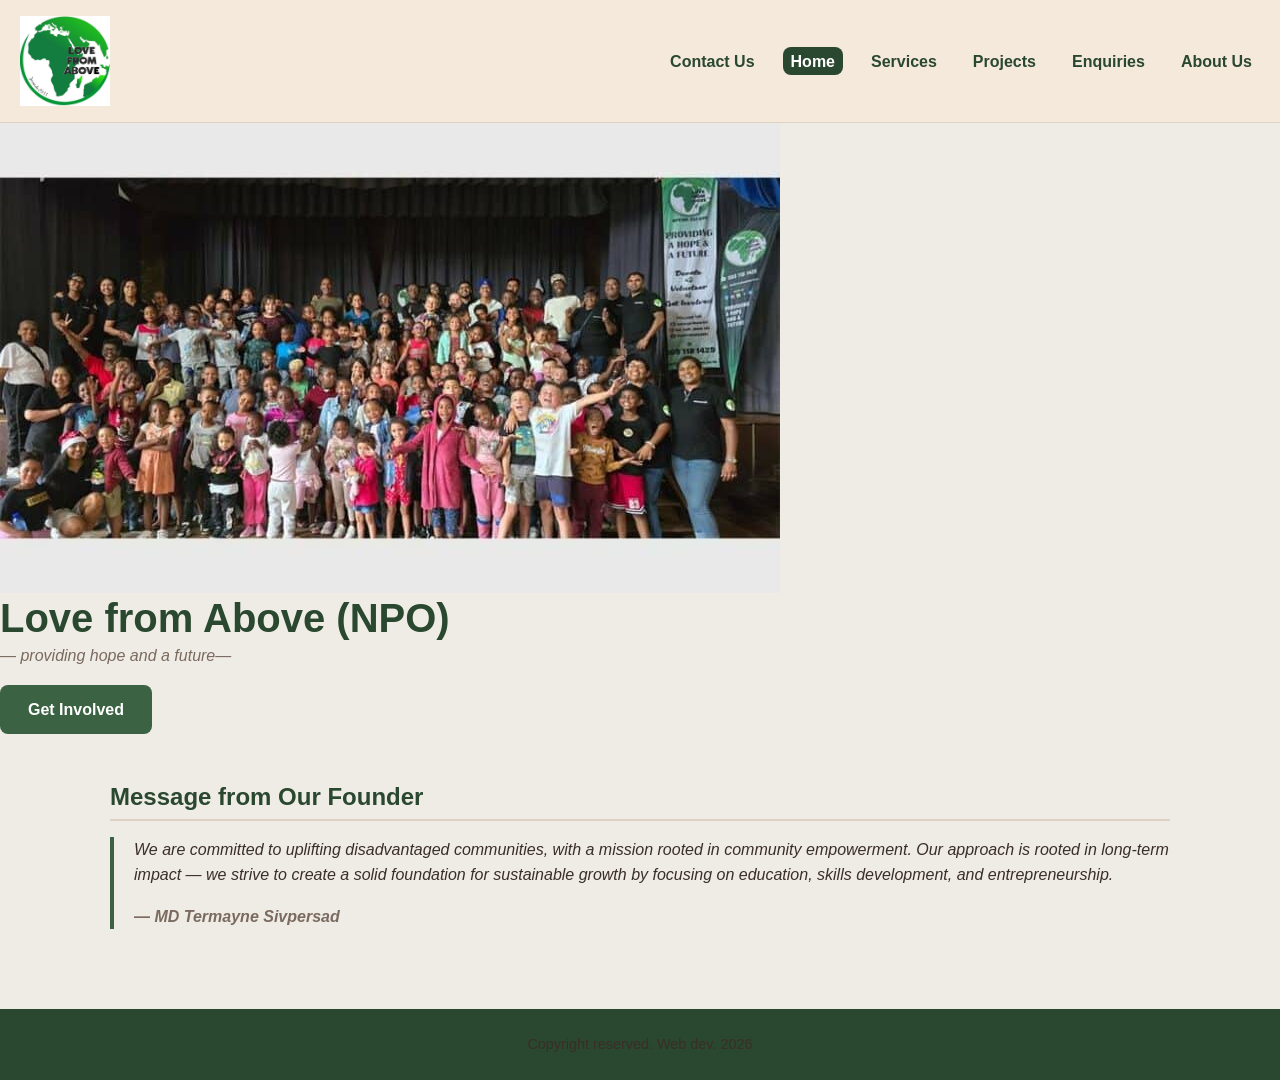
<file: index.html>
<!DOCTYPE html>
<html lang="en">
<head>
  <meta charset="UTF-8">
  <meta name="viewport" content="width=device-width, initial-scale=1.0">
  <title>Home | Love from Above NPO</title>
  <meta name="description" content="Love from Above NPO is a Johannesburg community organisation providing hope and a future through education, skills development and basic community welfare.">
  <link rel="stylesheet" href="css/styles.css">
  <script src="js/script.js" defer></script>
</head>
<body class="page-home">
  <header>
    <div class="site-branding">
      <img src="images/love-from-above-logo.jpg" alt="Love from Above NPO Logo" width="120" height="90" class="logo">
    </div>
    <nav>
      <ul class="nav-links">
        <li><a href="contact-us.html">Contact Us</a></li>
        <li><a href="index.html" class="active">Home</a></li>
        <li><a href="services.html">Services</a></li>
        <li><a href="projects.html">Projects</a></li>
        <li><a href="enquiries.html">Enquiries</a></li>
        <li><a href="about.html">About Us</a></li>
      </ul>
    </nav>
  </header>

  <section class="hero">
    <img src="images/6_76836-780x470.jpg" alt="A community outreach scene showing volunteers and families gathered together outdoors in a warm, hopeful setting. The people are engaged and smiling, creating a sense of care, support, and teamwork. The background suggests a neighbourhood or local community space. No visible text appears in the image.">
    <div class="hero-overlay">
      <div class="hero-content">
        <h1>Love from Above <span>(NPO)</span></h1>
        <p class="tagline">&mdash; providing hope and a future&mdash;</p>
        <a href="enquiries.html" class="btn btn-hero">Get Involved</a>
      </div>
    </div>
  </section>

  <main>
    <div class="container">
      <section class="founder-message">
        <h2>Message from Our Founder</h2>
        <blockquote>
          <p>We are committed to uplifting disadvantaged communities, with a mission rooted in community empowerment. Our approach is rooted in long-term impact &mdash; we strive to create a solid foundation for sustainable growth by focusing on education, skills development, and entrepreneurship.</p>
          <footer>&mdash; <cite>MD Termayne Sivpersad</cite></footer>
        </blockquote>
      </section>
    </div>
  </main>

  <footer>
    <p>Copyright reserved. Web dev. 2026</p>
  </footer>
</body>
</html>
</file>
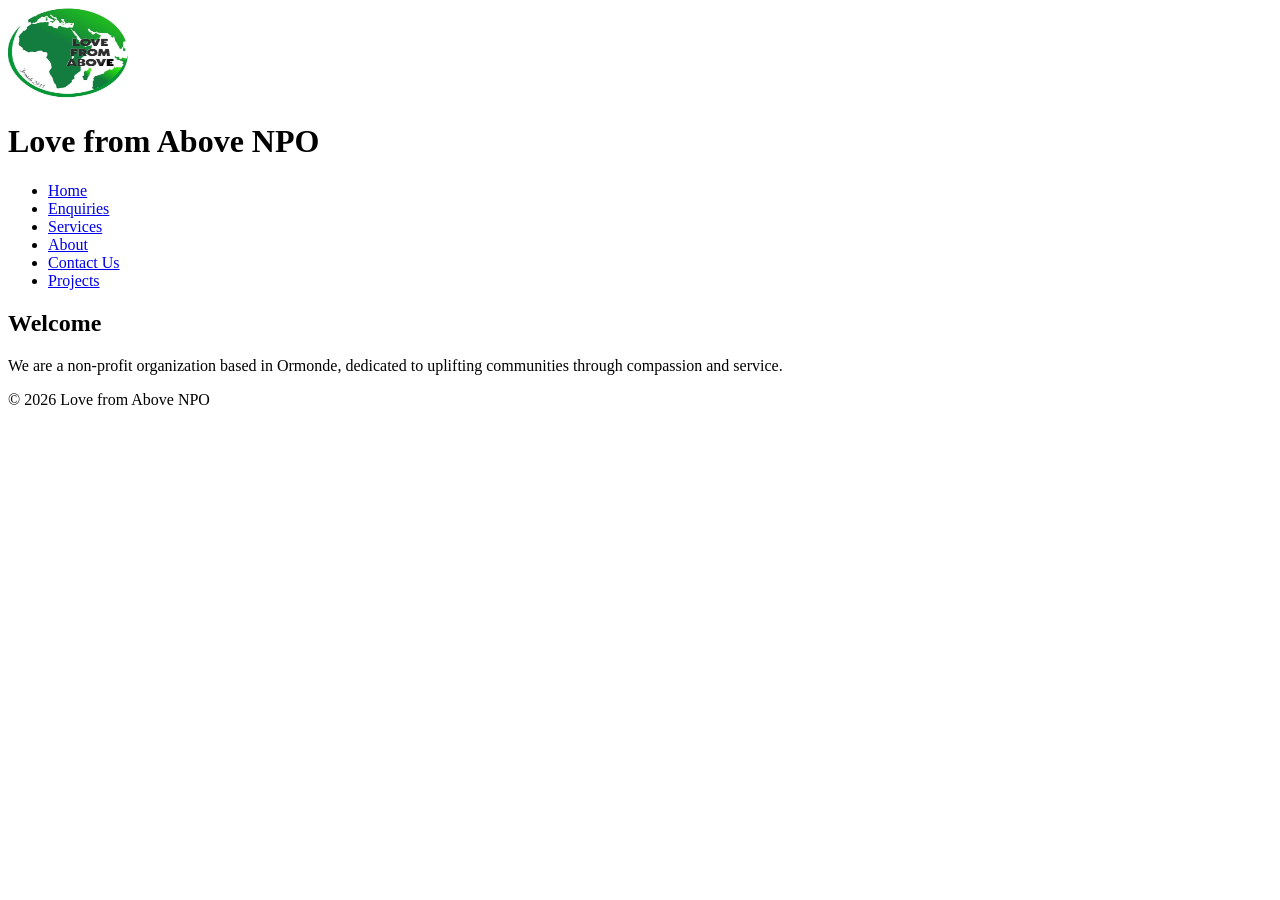
<file: WEDE5020_PART1/ST10539519_part 1/Love from Above(NPO) website/index.html>
<!DOCTYPE html>
<html lang="en">
<head>
  <meta charset="UTF-8">
  <meta name="viewport" content="width=device-width, initial-scale=1.0">
  <title>Love from Above NPO | Home</title>
</head>
<body>
  <header>
  <!--Logo-->
    <img src="images/love-from-above-logo.jpg" alt="Love from Above NPO Logo" width="120px" height="90px">

    <h1>Love from Above NPO</h1>
    <nav>
      <ul>
        <li><a href="index.html">Home</a></li>
        <li><a href="enquiries.html">Enquiries</a></li>
        <li><a href="services.html">Services</a></li>
        <li><a href="about.html">About</a></li>
        <li><a href="contact us.html">Contact Us</a></li>
        <li><a href="projects.html">Projects</a></li>
      </ul>
    </nav>
  </header>

  <main>
    <section>
      <h2>Welcome</h2>
      <p>We are a non-profit organization based in Ormonde, dedicated to uplifting communities through compassion and service.</p>
    </section>
  </main>

  <footer>
    <p>&copy; 2026 Love from Above NPO</p>
  </footer>
</body>
</html>
</file>
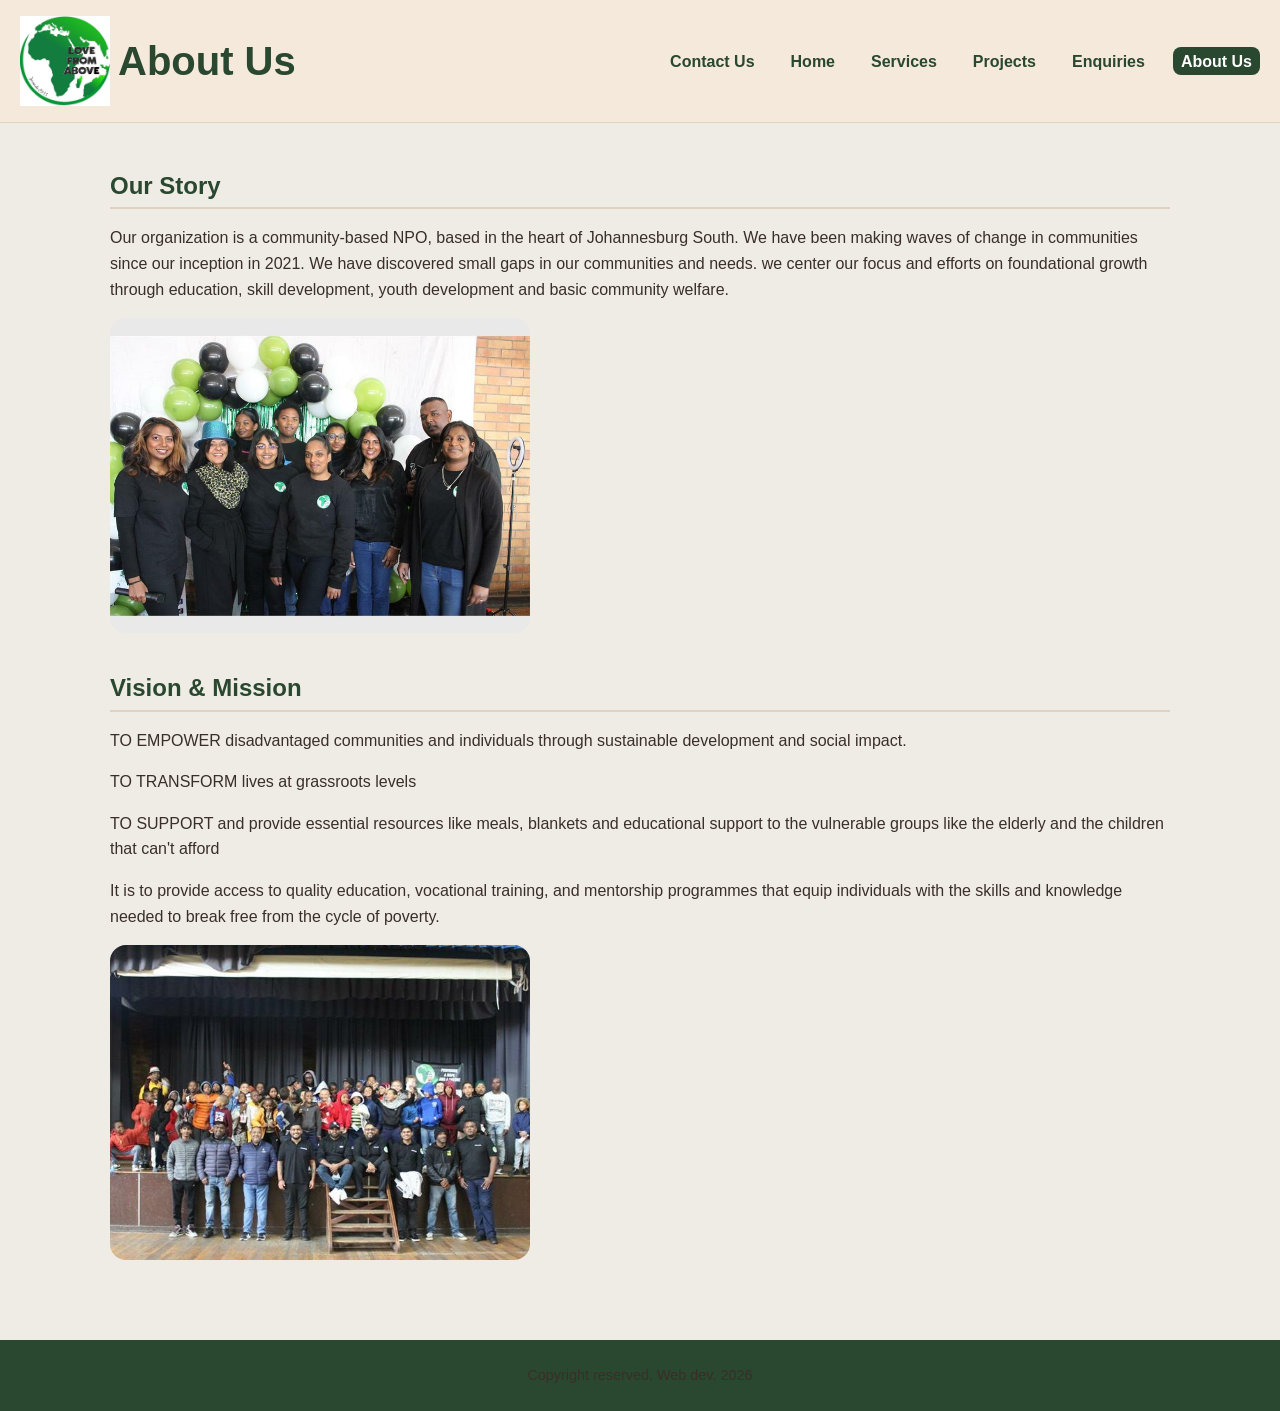
<file: about.html>
<!DOCTYPE html>
<html lang="en">
<head>
  <meta charset="UTF-8">
  <meta name="viewport" content="width=device-width, initial-scale=1.0">
  <title>About Us | Love from Above NPO</title>
  <meta name="description" content="Learn the story, vision and mission of Love from Above NPO, a community-based non-profit in Johannesburg South working since 2021.">
  <link rel="stylesheet" href="css/styles.css">
  <script src="js/script.js" defer></script>
</head>
<body class="page-about">
  <header>
    <div class="site-branding">
      <img src="images/love-from-above-logo.jpg" alt="Love from Above NPO Logo" width="120" height="90" class="logo">
      <h1>About Us</h1>
    </div>
    <nav>
      <ul class="nav-links">
        <li><a href="contact-us.html">Contact Us</a></li>
        <li><a href="index.html">Home</a></li>
        <li><a href="services.html">Services</a></li>
        <li><a href="projects.html">Projects</a></li>
        <li><a href="enquiries.html">Enquiries</a></li>
        <li><a href="about.html" class="active">About Us</a></li>
      </ul>
    </nav>
  </header>

  <main>
    <div class="container">
      <section>
        <h2>Our Story</h2>
        <p>Our organization is a community-based NPO, based in the heart of Johannesburg South.
           We have been making waves of change in communities since our inception in 2021.
          We have discovered small gaps in our communities and needs. 
        we center our focus and efforts on foundational growth through education,
      skill development, youth development and basic community welfare.</p>
     <img loading="lazy" src="images/11_58197.jpg" alt="Group of adults smiling in matching black T-shirts with green and white balloons behind them">
    </section>

      <section>
        <h2>Vision &amp; Mission</h2>
        <p>TO EMPOWER disadvantaged communities and individuals through sustainable development and social impact.</p>
        <p> TO TRANSFORM lives at grassroots levels</p>
        <p> TO SUPPORT and provide essential resources like meals, blankets and educational support
          to the vulnerable groups like the elderly and the children that can't afford
        </p>
        <p> It is to provide access to quality education, vocational training, and mentorship programmes 
          that equip individuals with the skills and knowledge needed to break free from the cycle of poverty.</p>
        <img loading="lazy" src="images/Malegrouppicture_44437-e1745037378988.jpg" alt="A large group of community members standing together in a hall, smiling and posing for a group photo. Most are adults and children in colourful clothing, with many wearing red, black, and neutral tones, while some hold poses and look toward the camera. The background is a dark stage curtain and a wooden floor, creating a warm, welcoming, and celebratory community atmosphere. No readable text is visible.">
        </section>
    </div>
  </main>

  <footer>
    <p>Copyright reserved. Web dev. 2026</p>
  </footer>
</body>
</html>
</file>
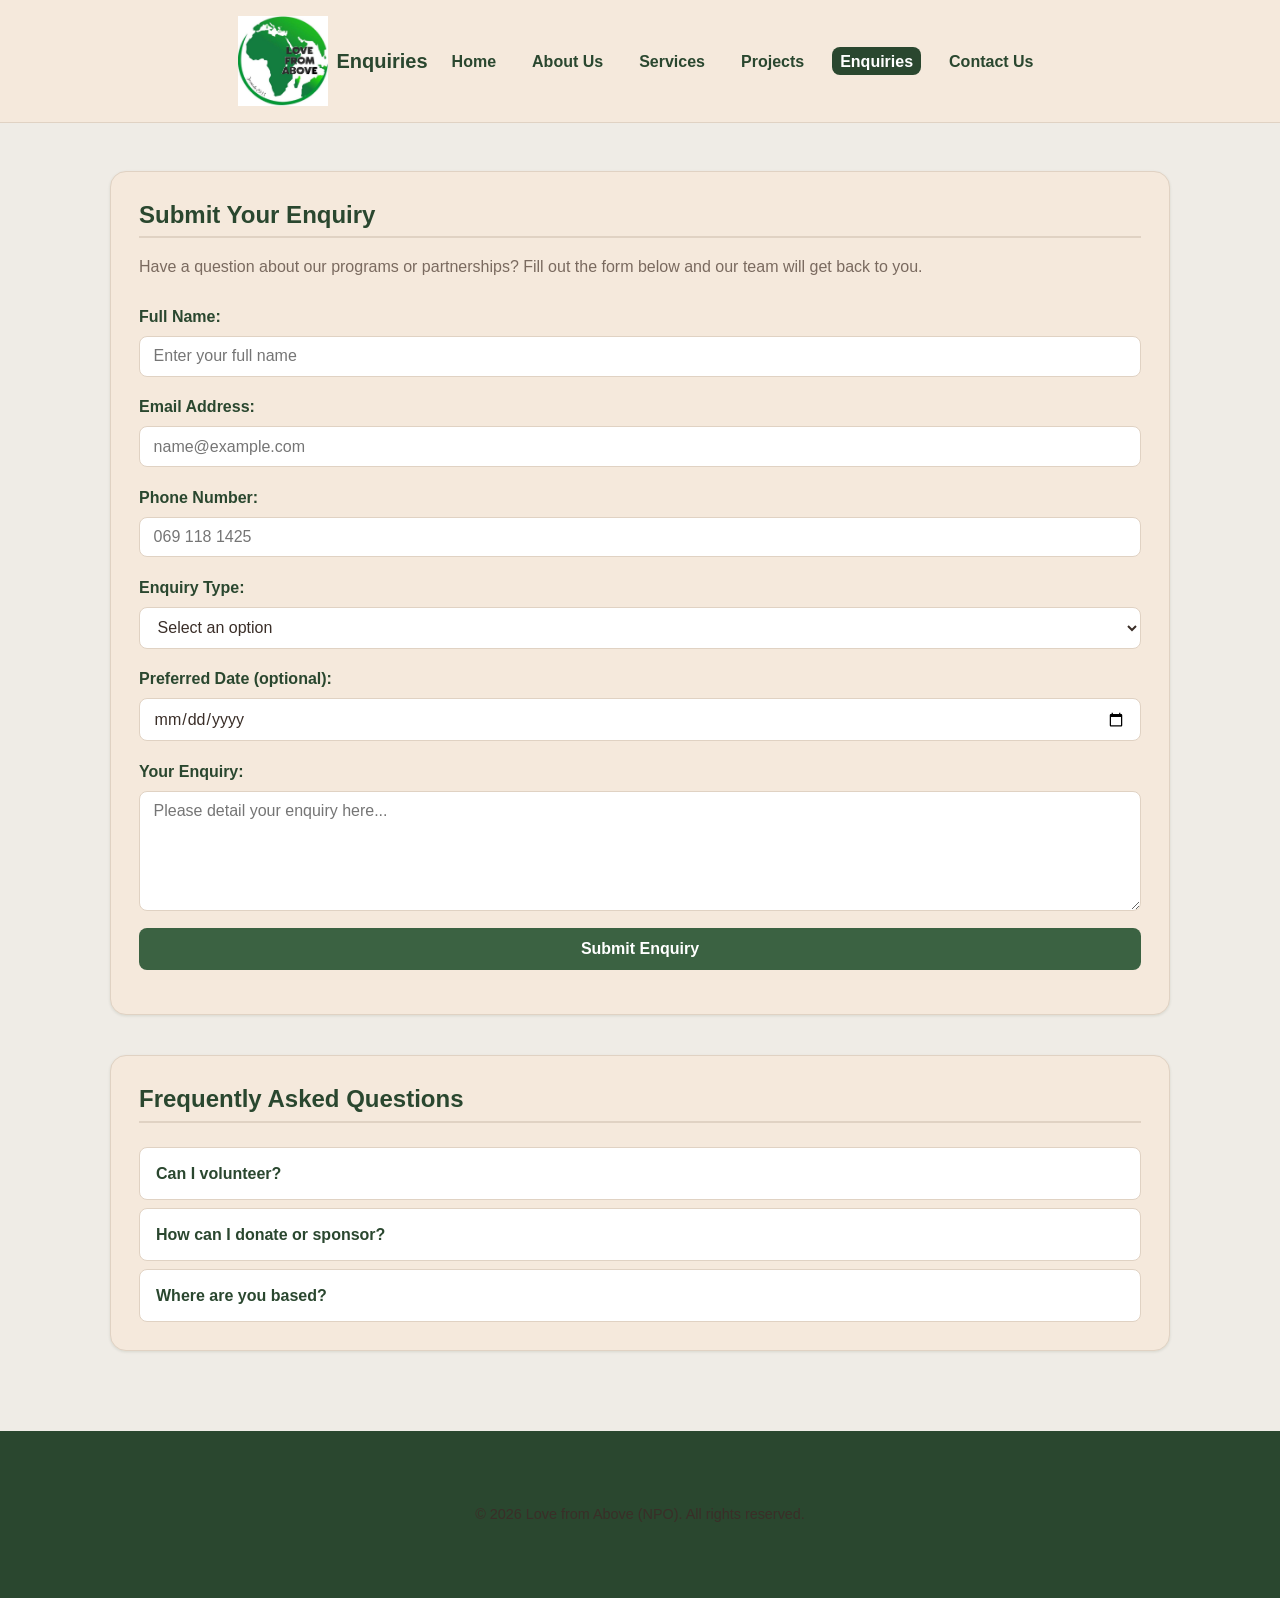
<file: enquiries.html>
<!DOCTYPE html>
<html lang="en">
<head>
  <meta charset="UTF-8">
  <meta name="viewport" content="width=device-width, initial-scale=1.0">
  <title>Enquiries | Love from Above NPO</title>
  <meta name="description" content="Ask Love from Above NPO about volunteering, donations, sponsorships and community partnerships in Johannesburg.">
  <link rel="stylesheet" href="css/styles.css">
  <script src="js/script.js" defer></script>
</head>
<body class="page-enquiries">
  <header class="site-header">
    <div class="header-container">
      <div class="site-branding">
        <a href="index.html">
          <img src="images/love-from-above-logo.jpg" alt="Love from Above NPO Logo" width="120" height="90" class="logo">
        </a>
        <h1 class="page-title">Enquiries</h1>
      </div>
      
      <nav aria-label="Main Navigation">
        <ul class="nav-links">
          <li><a href="index.html">Home</a></li>
          <li><a href="about.html">About Us</a></li>
          <li><a href="services.html">Services</a></li>
          <li><a href="projects.html">Projects</a></li>
          <li><a href="enquiries.html" class="active" aria-current="page">Enquiries</a></li>
          <li><a href="contact-us.html">Contact Us</a></li>
        </ul>
      </nav>
    </div>
  </header>

  <main id="main-content">
    <div class="container">
      <section class="enquiry-section card-box">
        <h2>Submit Your Enquiry</h2>
        <p class="section-intro">Have a question about our programs or partnerships? Fill out the form below and our team will get back to you.</p>

        <form class="site-form" id="enquiry-form" action="#" method="post">
          <div class="form-group">
            <label for="name">Full Name:</label>
            <input type="text" id="name" name="name" placeholder="Enter your full name" required>
          </div>

          <div class="form-group">
            <label for="email">Email Address:</label>
            <input type="email" id="email" name="email" placeholder="name@example.com" required>
          </div>

          <div class="form-group">
            <label for="phone">Phone Number:</label>
            <input type="tel" id="phone" name="phone" placeholder="069 118 1425"></div>

          <div class="form-group">
            <label for="enquiry-type">Enquiry Type:</label>
            <select id="enquiry-type" name="enquiry-type" class="form-control" required>
              <option value="" disabled selected>Select an option</option>
              <option value="general">General Questions</option>
              <option value="volunteering">Volunteering Opportunities</option>
              <option value="donations">Donations & Sponsorships</option>
              <option value="partnerships">Community Partnerships</option>
            </select>
          </div>

          <div class="form-group">
            <label for="date">Preferred Date (optional):</label>
            <input type="date" id="date" name="date"></div>

          <div class="form-group">
            <label for="enquiry">Your Enquiry:</label>
            <textarea id="enquiry" name="enquiry" rows="5" placeholder="Please detail your enquiry here..." required></textarea>
          </div>

          <button type="submit" class="btn btn-primary">Submit Enquiry</button>
        </form>
        <div id="form-result" class="form-result" role="status" aria-live="polite"></div>
      </section>

      <section class="faq card-box">
        <h2>Frequently Asked Questions</h2>
        <button class="accordion-btn" aria-expanded="false">Can I volunteer?</button>
        <div class="accordion-panel" hidden><p>Yes. Choose Volunteering Opportunities in the form above and we will contact you.</p></div>
        <button class="accordion-btn" aria-expanded="false">How can I donate or sponsor?</button>
        <div class="accordion-panel" hidden><p>Choose Donations &amp; Sponsorships in the form above or email donate@lovefromabove.co.za.</p></div>
        <button class="accordion-btn" aria-expanded="false">Where are you based?</button>
        <div class="accordion-panel" hidden><p>23 Vivienne St, Chrisville, Johannesburg. See the Contact Us page for a map.</p></div>
      </section>
    </div>
  </main>

  <footer class="site-footer">
    <div class="container">
      <p>&copy; 2026 Love from Above (NPO). All rights reserved.</p>
    </div>
  </footer>
</body>
</html>
</file>
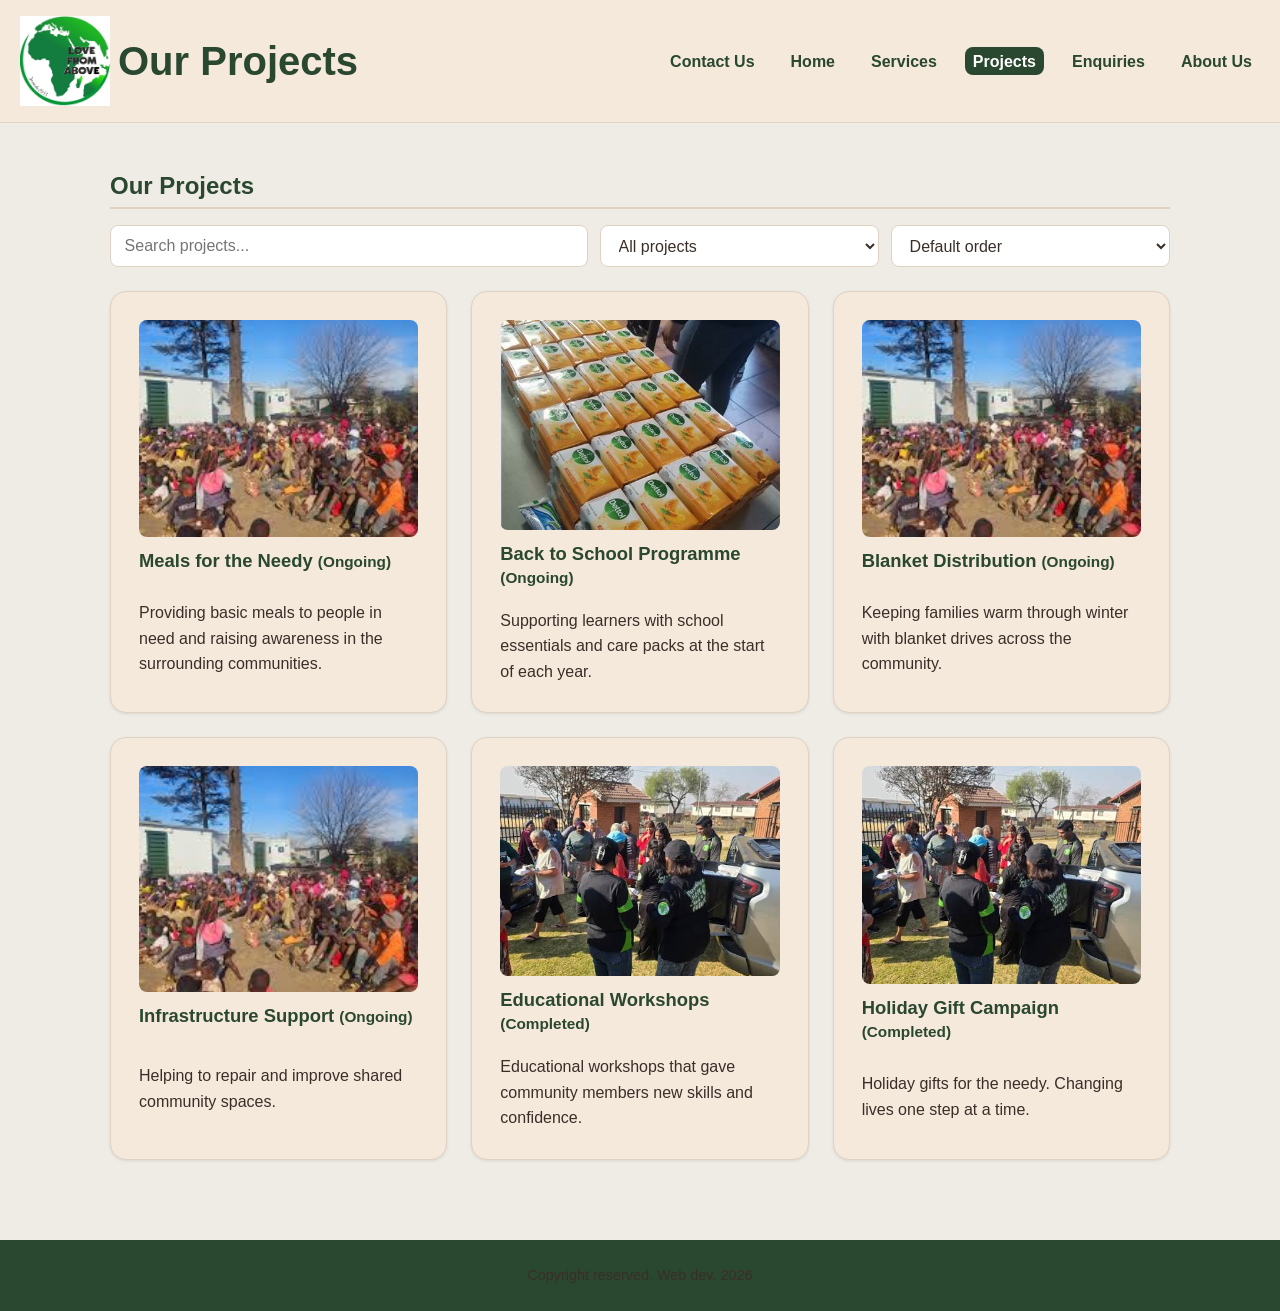
<file: projects.html>
<!DOCTYPE html>
<html lang="en">
<head>
  <meta charset="UTF-8">
  <meta name="viewport" content="width=device-width, initial-scale=1.0">
  <title>Projects | Love from Above NPO</title>
  <meta name="description" content="See the ongoing and completed community projects run by Love from Above NPO, including meals, blanket drives and back-to-school programmes.">
  <link rel="stylesheet" href="css/styles.css">
  <script src="js/script.js" defer></script>
</head>
<body class="page-projects">
  <header>
    <div class="site-branding">
      <img src="images/love-from-above-logo.jpg" alt="Love from Above NPO Logo" width="120" height="90" class="logo">
      <h1>Our Projects</h1>
    </div>
    <nav>
      <ul class="nav-links">
        <li><a href="contact-us.html">Contact Us</a></li>
        <li><a href="index.html">Home</a></li>
        <li><a href="services.html">Services</a></li>
        <li><a href="projects.html" class="active">Projects</a></li>
        <li><a href="enquiries.html">Enquiries</a></li>
        <li><a href="about.html">About Us</a></li>
      </ul>
    </nav>
  </header>

  <main>
    <div class="container">
      <section class="projects-section">
        <h2>Our Projects</h2>
        <div class="project-tools">
          <input type="search" id="project-search" placeholder="Search projects..." aria-label="Search projects">
          <select id="project-filter" aria-label="Filter by status"><option value="all">All projects</option><option value="Ongoing">Ongoing</option><option value="Completed">Completed</option></select>
          <select id="project-sort" aria-label="Sort projects"><option value="default">Default order</option><option value="az">A to Z</option></select>
        </div>
        <div id="project-list" class="project-grid"></div>
      </section>
    </div>
  </main>

  <footer>
    <p>Copyright reserved. Web dev. 2026</p>
  </footer>
</body>
</html>
</file>
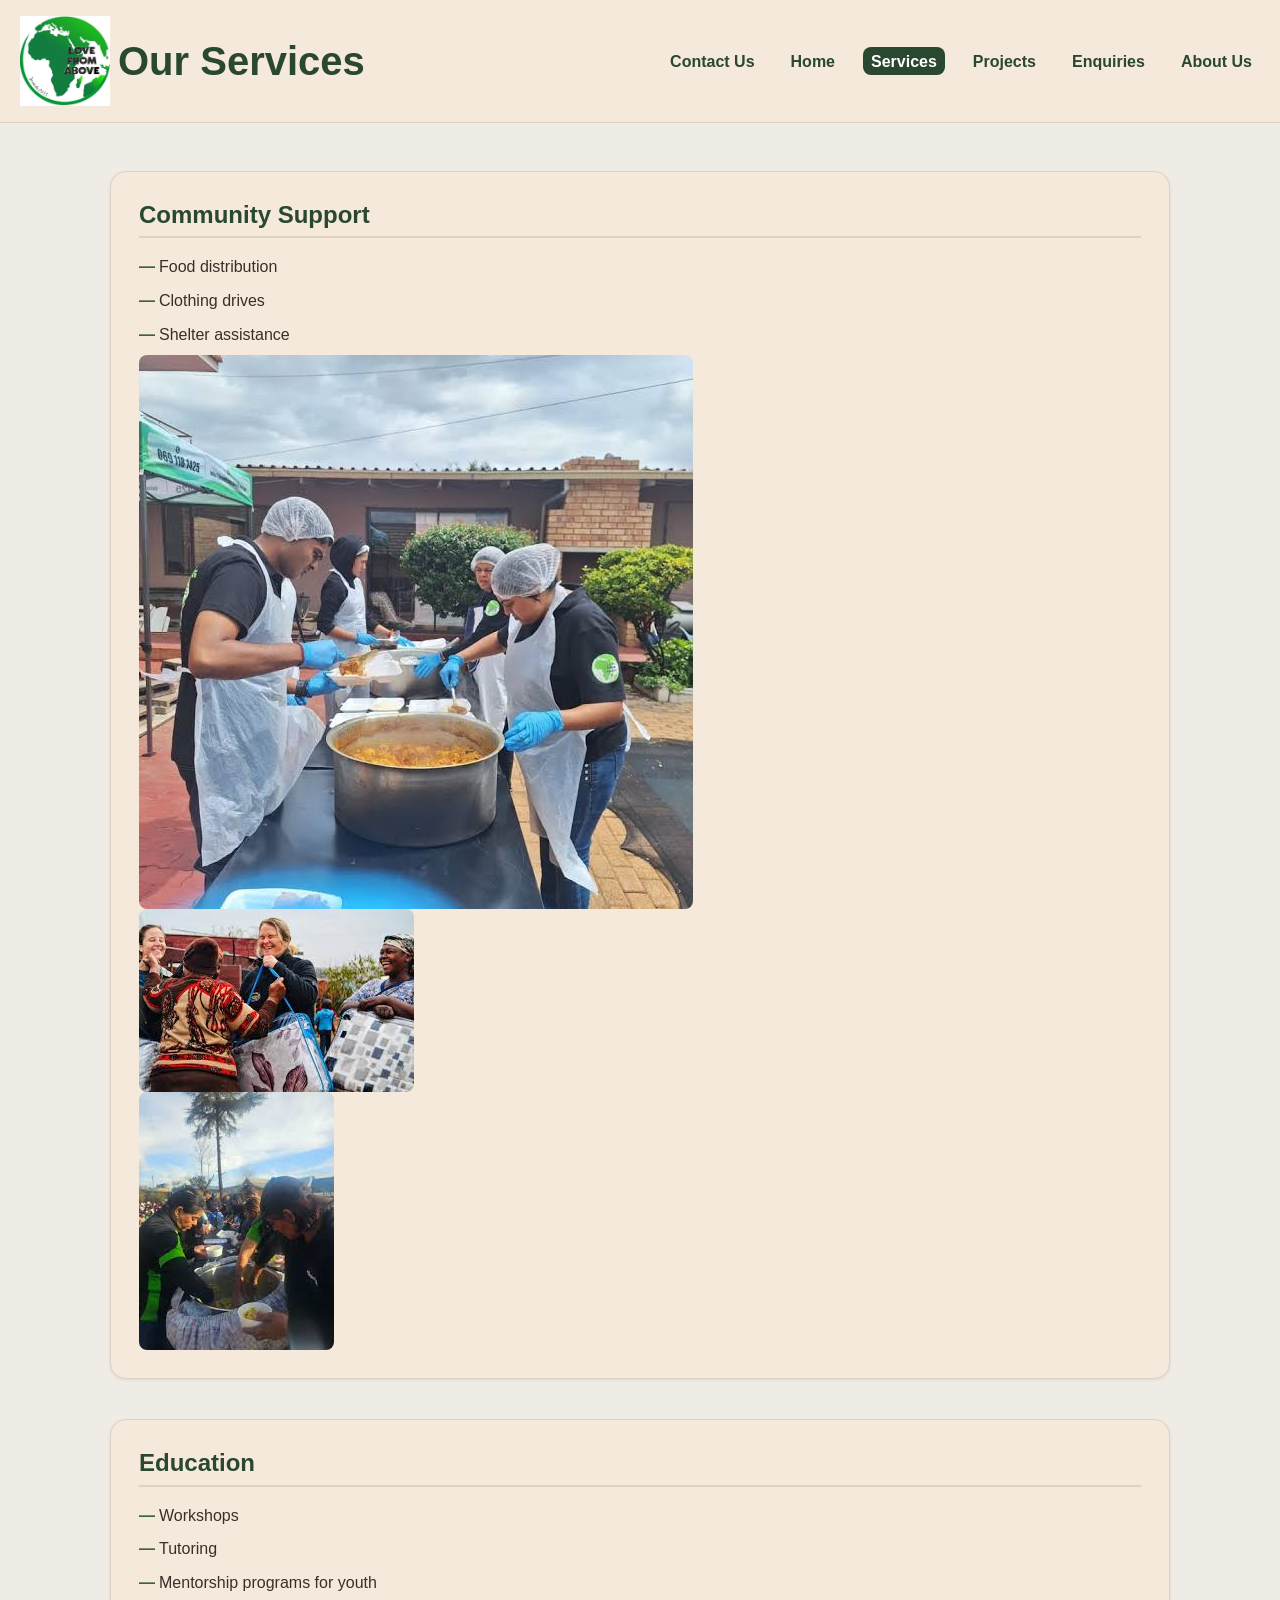
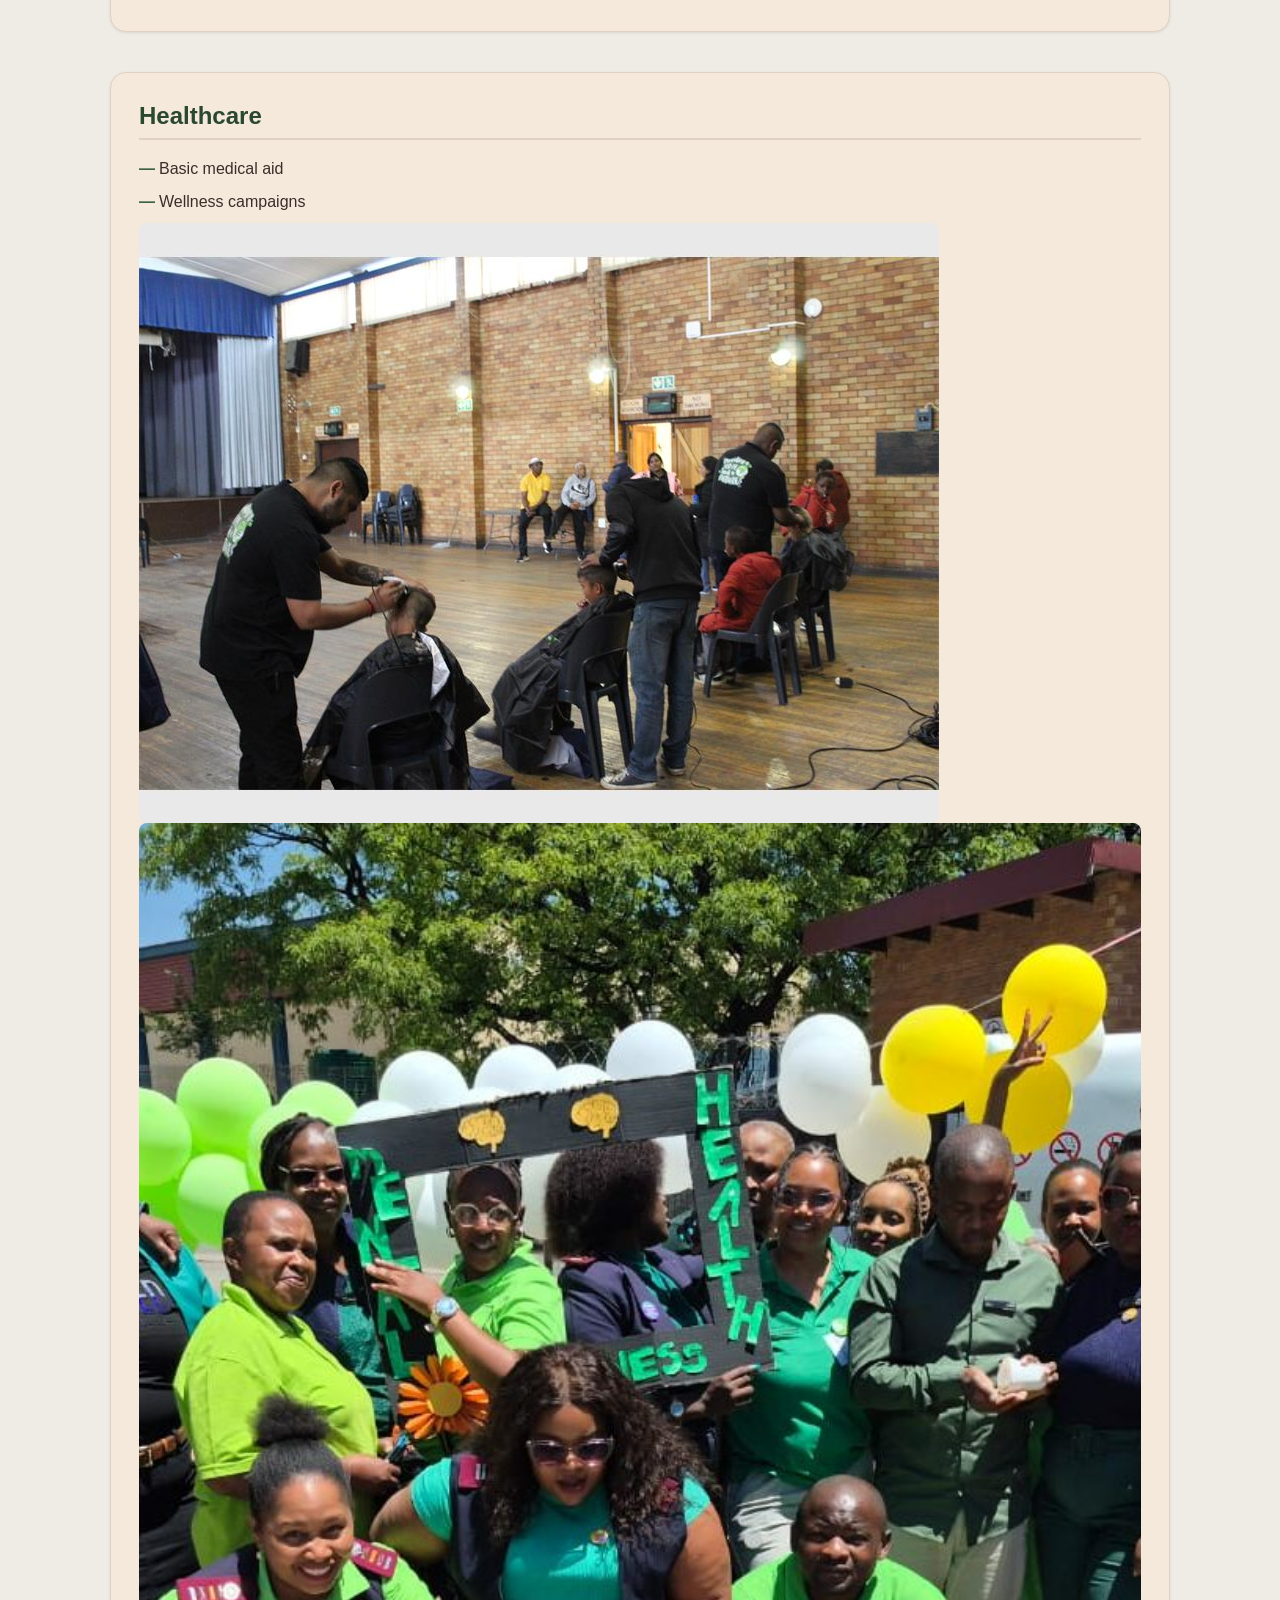
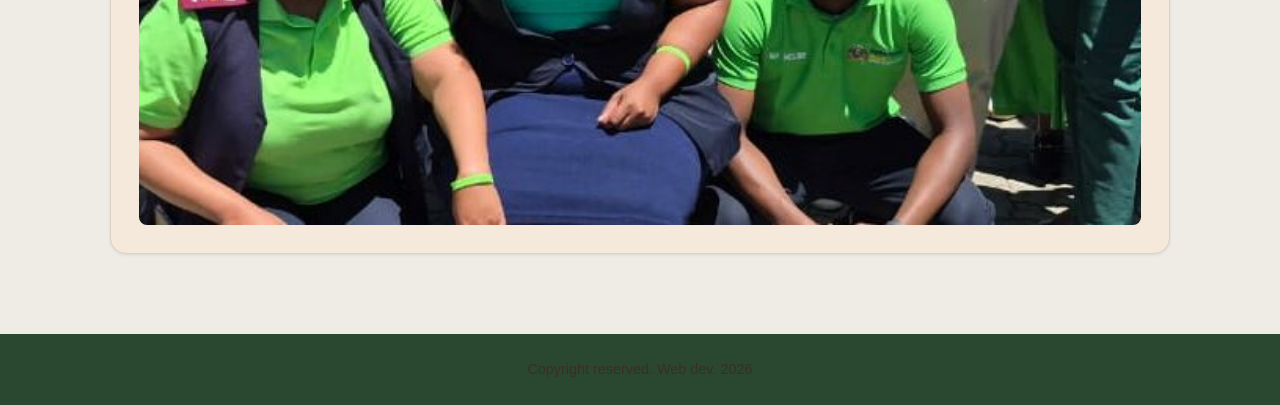
<file: services.html>
<!DOCTYPE html>
<html lang="en">
<head>
  <meta charset="UTF-8">
  <meta name="viewport" content="width=device-width, initial-scale=1.0">
  <title>Services | Love from Above NPO</title>
  <meta name="description" content="Explore Love from Above NPO services: community support, education and mentorship, and basic healthcare and wellness campaigns.">
  <link rel="stylesheet" href="css/styles.css">
  <script src="js/script.js" defer></script>
</head>
<body class="page-services">
  <header>
    <div class="site-branding">
      <img src="images/love-from-above-logo.jpg" alt="Love from Above NPO Logo" width="120" height="90" class="logo">
      <h1>Our Services</h1>
    </div>
    <nav>
      <ul class="nav-links">
        <li><a href="contact-us.html">Contact Us</a></li>
        <li><a href="index.html">Home</a></li>
        <li><a href="services.html" class="active">Services</a></li>
        <li><a href="projects.html">Projects</a></li>
        <li><a href="enquiries.html">Enquiries</a></li>
        <li><a href="about.html">About Us</a></li>
      </ul>
    </nav>
  </header>

  <main>
    <div class="container">
      <section class="service-category">
        <h2>Community Support</h2>
        <ul>
          <li>Food distribution</li>
          <li>Clothing drives</li>
          <li>Shelter assistance</li>
        </ul>
        <div class="service-images">
          <img loading="lazy" src="images/images-food-drive.jpg" alt="Volunteers distributing food to community members" class="service-image">
          <img loading="lazy" src="images/images-blanket-drive.jpg" alt="Volunteers sorting clothing for distribution" class="service-image">
          <img loading="lazy" src="images/images.jpg" alt="Volunteers assisting with shelter setup" class="service-image">
        </div>
      </section>

      <section class="service-category">
        <h2>Education</h2>
        <ul>
          <li>Workshops</li>
          <li>Tutoring</li>
          <li>Mentorship programs for youth</li>
        </ul>
        <div class="service-images">
          <div class="service-image-placeholder" aria-hidden="true"></div>
          <div class="service-image-placeholder" aria-hidden="true"></div>
        </div>
      </section>

      <section class="service-category">
        <h2>Healthcare</h2>
        <ul>
          <li>Basic medical aid</li>
          <li>Wellness campaigns</li>
        </ul>
        <div class="service-images">
          <img loading="lazy" src="images/Haircuts_77586.jpg" alt="A volunteer providing a haircut to a community member in a makeshift outdoor setup, with other volunteers and community members in the background. The scene is lively and supportive, highlighting the healthcare services provided by Love from Above NPO." class="service-image">
          <img loading="lazy" src="images/WhatsApp-Image-2025-10-26-at-10.12.55_3fd6612d-e1761477356836.jpg" alt="A community health screening event with volunteers providing basic medical checks and distributing informational materials to attendees." class="service-image">
        </div>
      </section>
    </div>
  </main>

  <footer>
    <p>Copyright reserved. Web dev. 2026</p>
  </footer>
</body>
</html>
</file>
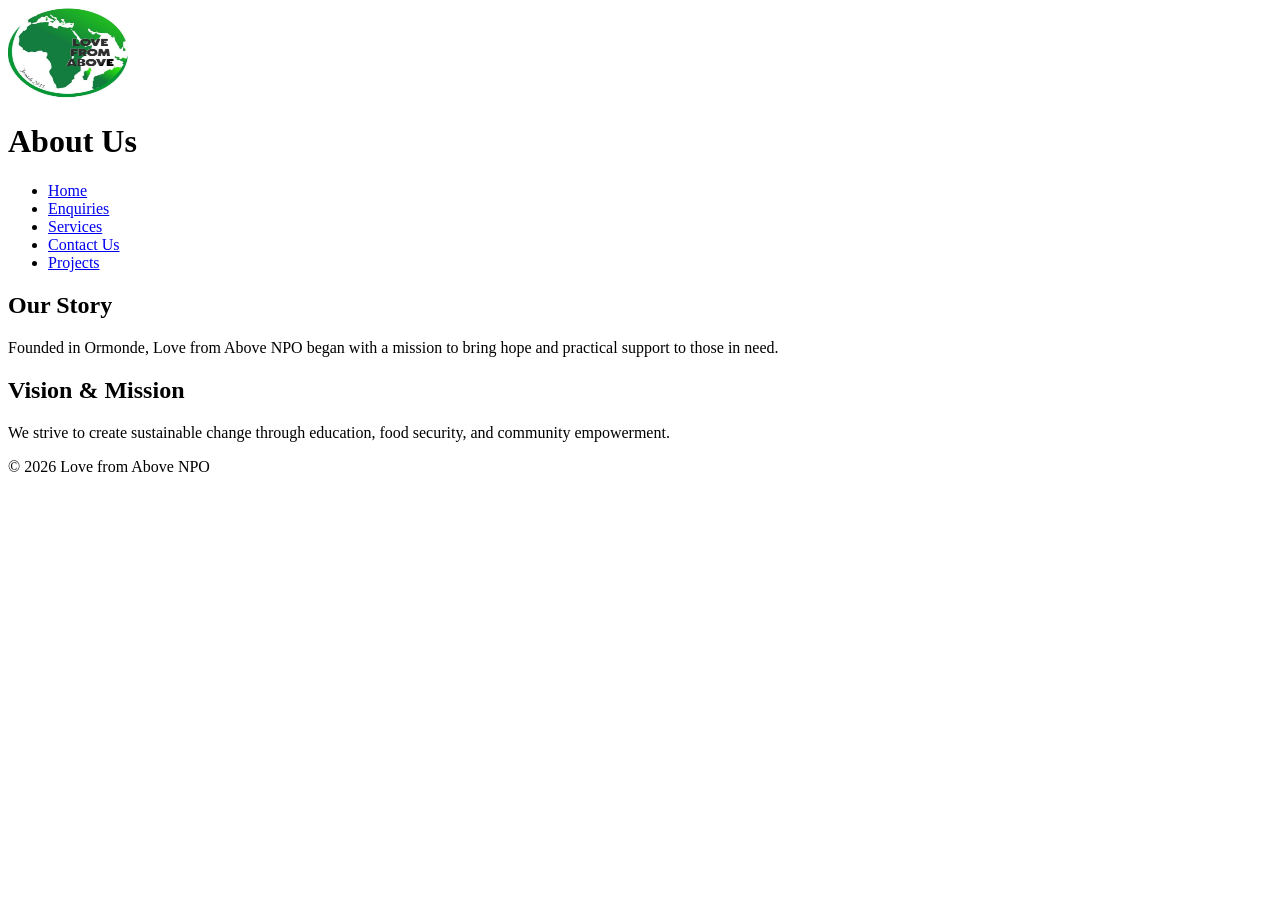
<file: WEDE5020_PART1/ST10539519_part 1/Love from Above(NPO) website/About.html>
<!DOCTYPE html>
<html lang="en">
<head>
  <meta charset="UTF-8">
  <meta name="viewport" content="width=device-width, initial-scale=1.0">
  <title>About Us | Love from Above NPO</title>
</head>
<body>
  <header>
     <!--Logo-->
    <img src="images/love-from-above-logo.jpg" alt="Love from Above NPO Logo" width="120px" height="90px">
    
    <h1>About Us</h1>
    <nav>
      <ul>
        <li><a href="index.html">Home</a></li>
        <li><a href="enquiries.html">Enquiries</a></li>
        <li><a href="services.html">Services</a></li>
        <li><a href="contact us.html">Contact Us</a></li>
        <li><a href="projects.html">Projects</a></li>
      </ul>
    </nav>
  </header>

  <main>
    <section>
      <h2>Our Story</h2>
      <p>Founded in Ormonde, Love from Above NPO began with a mission to bring hope and practical support to those in need.</p>
    </section>

    <section>
      <h2>Vision & Mission</h2>
      <p>We strive to create sustainable change through education, food security, and community empowerment.</p>
    </section>
  </main>

  <footer>
    <p>&copy; 2026 Love from Above NPO</p>
  </footer>
</body>
</html>
</file>
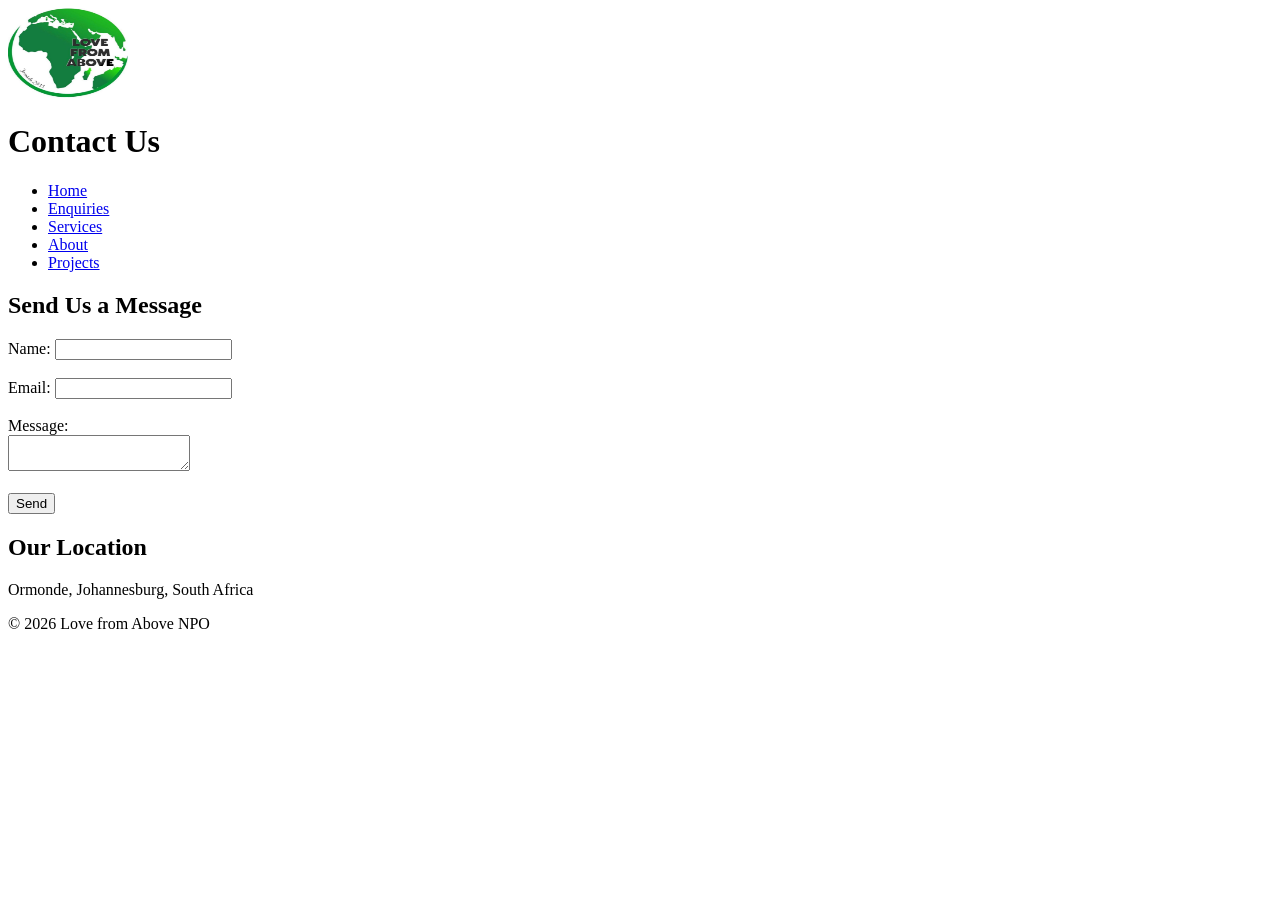
<file: WEDE5020_PART1/ST10539519_part 1/Love from Above(NPO) website/contact us.html>
<!DOCTYPE html>
<html lang="en">
<head>
  <meta charset="UTF-8">
  <meta name="viewport" content="width=device-width, initial-scale=1.0">
  <title>Contact Us | Love from Above NPO</title>
</head>
<body>
  <header>
     <!--Logo-->
    <img src="images/love-from-above-logo.jpg" alt="Love from Above NPO Logo" width="120px" height="90px">
    
    <h1>Contact Us</h1>
    <nav>
      <ul>
        <li><a href="index.html">Home</a></li>
        <li><a href="enquiries.html">Enquiries</a></li>
        <li><a href="services.html">Services</a></li>
        <li><a href="about.html">About</a></li>
        <li><a href="projects.html">Projects</a></li>
      </ul>
    </nav>
  </header>

  <main>
    <section>
      <h2>Send Us a Message</h2>
      <form>
        <label for="name">Name:</label>
        <input type="text" id="name" name="name"><br><br>

        <label for="email">Email:</label>
        <input type="email" id="email" name="email"><br><br>

        <label for="message">Message:</label><br>
        <textarea id="message" name="message"></textarea><br><br>

        <button type="submit">Send</button>
      </form>
    </section>

    <section>
      <h2>Our Location</h2>
      <p>Ormonde, Johannesburg, South Africa</p>
    </section>
  </main>

  <footer>
    <p>&copy; 2026 Love from Above NPO</p>
  </footer>
</body>
</html>
</file>
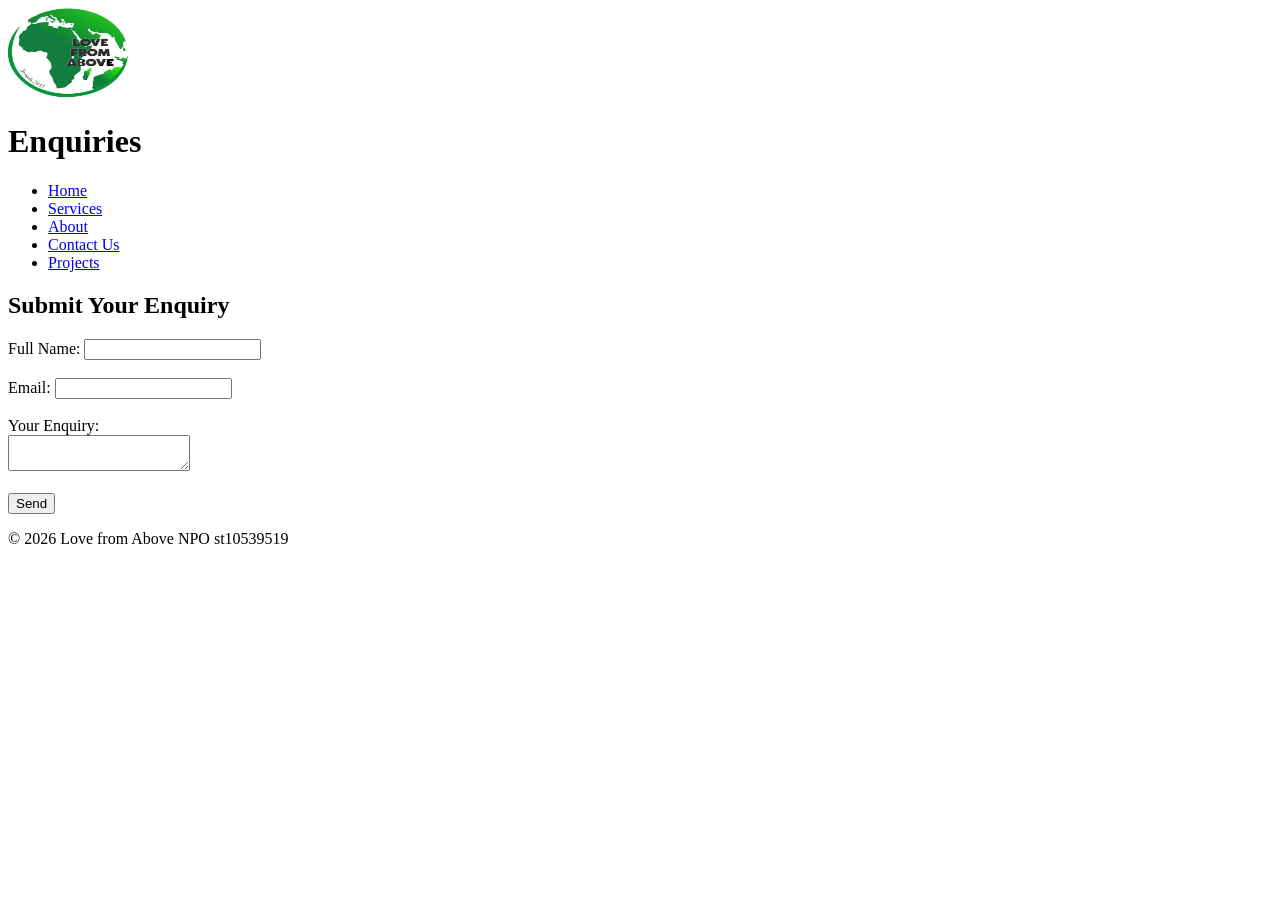
<file: WEDE5020_PART1/ST10539519_part 1/Love from Above(NPO) website/Enquiries.html>
<!DOCTYPE html>
<html lang="en">
<head>
  <meta charset="UTF-8">
  <meta name="viewport" content="width=device-width, initial-scale=1.0">
  <title>Enquiries | Love from Above NPO</title>
</head>
<body>
  <header>
     <!--Logo-->
    <img src="images/love-from-above-logo.jpg" alt="Love from Above NPO Logo" width="120px" height="90px">
    <h1>Enquiries</h1>
    <nav>
      <ul>
        <li><a href="index.html">Home</a></li>
        <li><a href="services.html">Services</a></li>
        <li><a href="about.html">About</a></li>
        <li><a href="contact us.html">Contact Us</a></li>
        <li><a href="projects.html">Projects</a></li>
      </ul>
    </nav>
  </header>

  <main>
    <section>
      <h2>Submit Your Enquiry</h2>
      <form>
        <label for="name">Full Name:</label>
        <input type="text" id="name" name="name"><br><br>

        <label for="email">Email:</label>
        <input type="email" id="email" name="email"><br><br>

        <label for="enquiry">Your Enquiry:</label><br>
        <textarea id="enquiry" name="enquiry"></textarea><br><br>

        <button type="submit">Send</button>
      </form>
    </section>
  </main>

  <footer>
    <p>&copy; 2026 Love from Above NPO st10539519</p>
  </footer>
</body>
</html>
</file>
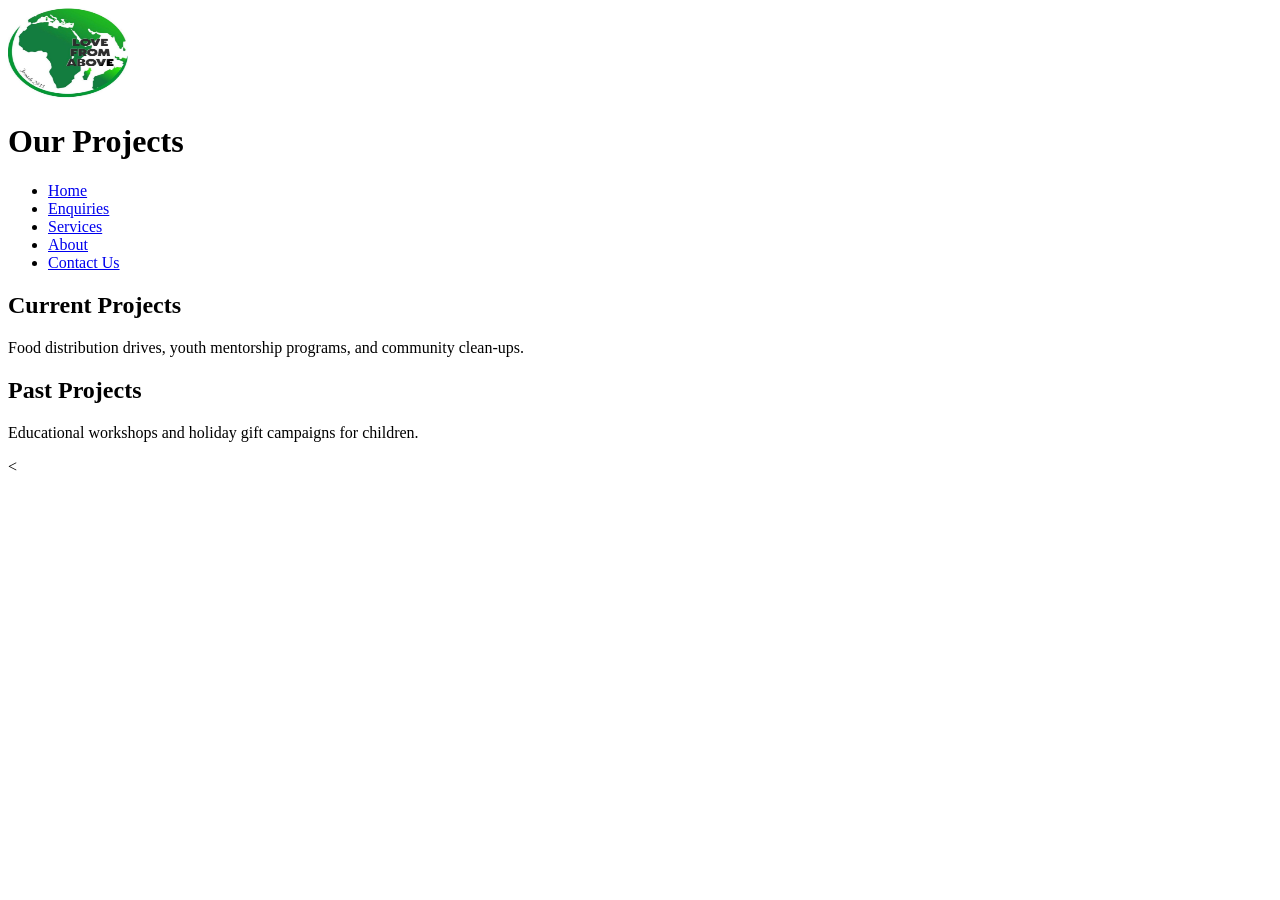
<file: WEDE5020_PART1/ST10539519_part 1/Love from Above(NPO) website/projects.html>
<!DOCTYPE html>
<html lang="en">
<head>
  <meta charset="UTF-8">
  <meta name="viewport" content="width=device-width, initial-scale=1.0">
  <title>Projects | Love from Above NPO</title>
</head>
<body>
  <header>
     <!--Logo-->
    <img src="images/love-from-above-logo.jpg" alt="Love from Above NPO Logo" width="120px" height="90px">

    <h1>Our Projects</h1>
    <nav>
      <ul>
        <li><a href="index.html">Home</a></li>
        <li><a href="enquiries.html">Enquiries</a></li>
        <li><a href="services.html">Services</a></li>
        <li><a href="about.html">About</a></li>
        <li><a href="contact us.html">Contact Us</a></li>
      </ul>
    </nav>
  </header>

  <main>
    <section>
      <h2>Current Projects</h2>
      <p>Food distribution drives, youth mentorship programs, and community clean-ups.</p>
    </section>

    <section>
      <h2>Past Projects</h2>
      <p>Educational workshops and holiday gift campaigns for children.</p>
    </section>
  </main>

  <
</file>
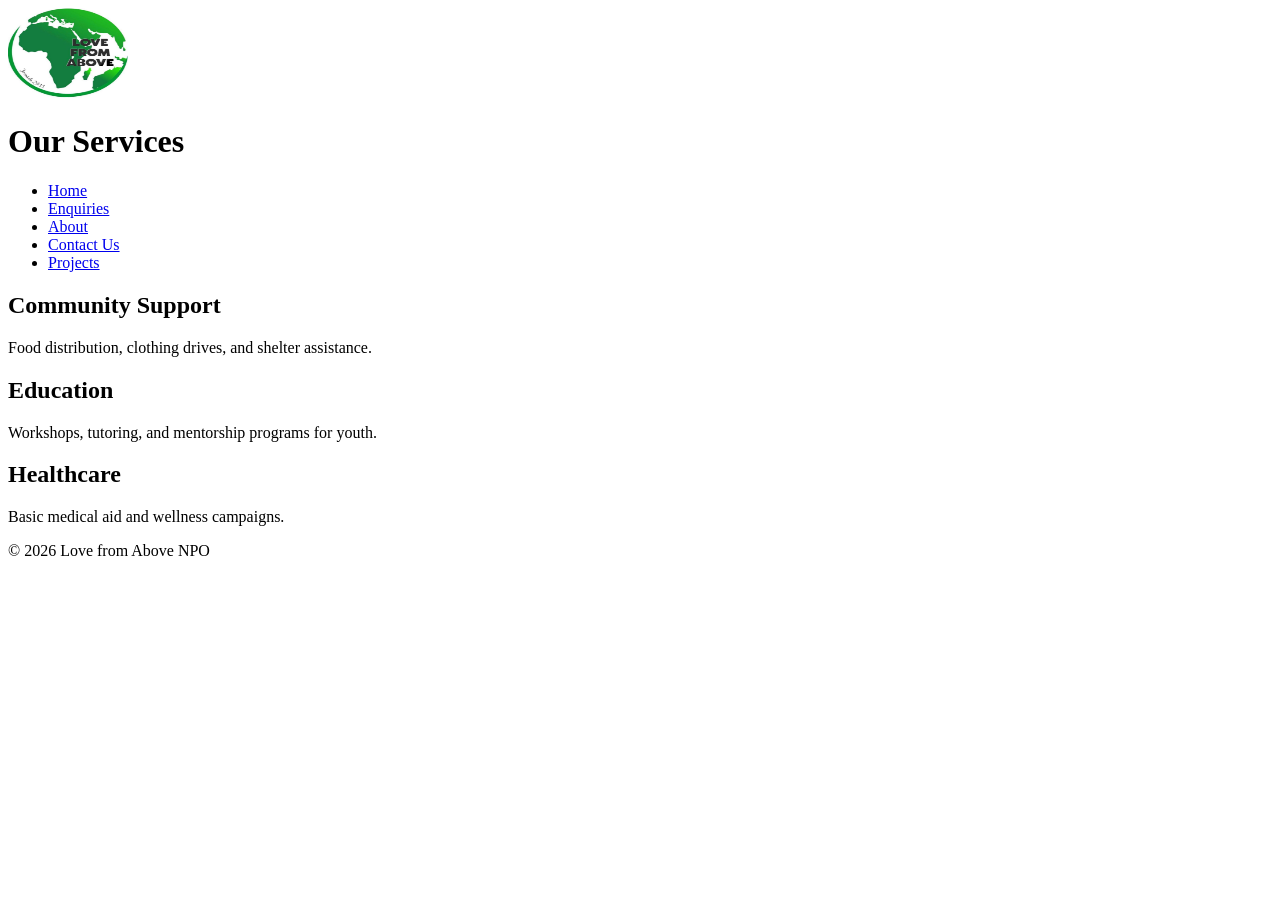
<file: WEDE5020_PART1/ST10539519_part 1/Love from Above(NPO) website/Services.html>
<!DOCTYPE html>
<html lang="en">
<head>
  <meta charset="UTF-8">
  <meta name="viewport" content="width=device-width, initial-scale=1.0">
  <title>Services | Love from Above NPO</title>
</head>
<body>
  <header>
     <!--Logo-->
    <img src="images/love-from-above-logo.jpg" alt="Love from Above NPO Logo" width="120px" height="90px">
    <h1>Our Services</h1>
    <nav>
      <ul>
        <li><a href="index.html">Home</a></li>
        <li><a href="enquiries.html">Enquiries</a></li>
        <li><a href="about.html">About</a></li>
        <li><a href="contact us.html">Contact Us</a></li>
        <li><a href="projects.html">Projects</a></li>
      </ul>
    </nav>
  </header>

  <main>
    <section>
      <h2>Community Support</h2>
      <p>Food distribution, clothing drives, and shelter assistance.</p>
    </section>

    <section>
      <h2>Education</h2>
      <p>Workshops, tutoring, and mentorship programs for youth.</p>
    </section>

    <section>
      <h2>Healthcare</h2>
      <p>Basic medical aid and wellness campaigns.</p>
    </section>
  </main>

  <footer>
    <p>&copy; 2026 Love from Above NPO</p>
  </footer>
</body>
</html>
</file>
<file: css/styles.css>
:root {
  /* Colors */
  --color-primary: #3b6242;
  --color-primary-dark: #2a472f;
  --color-accent: #042804;
  --color-accent-hover: #a04e20;
  --color-secondary: #f5e9dc;
  --color-surface: #efece6;
  --color-text: #3a2e28;
  --color-muted: #7a6a5f;
  --color-border: #e0d2c3;

  --font-base: "Segoe UI", Verdana, Arial, sans-serif;

  
  --radius: 8px;
  --radius-lg: 16px;
  --shadow-sm: 0 1px 3px rgba(4, 40, 4, 0.10);
  --shadow-md: 0 6px 18px rgba(4, 40, 4, 0.14);
  --transition: 0.2s ease;
  --max-width: 1100px;
  --gap: 1.5rem;
}


* {
  box-sizing: border-box;
  margin: 0;
  padding: 0;
}

html {
  /* Smooth scrolling for on-page anchor links (harmless if unused). */
  scroll-behavior: smooth;
}

body {
  font-family: var(--font-base);
  color: var(--color-text);
  background-color: var(--color-surface);
  line-height: 1.6;
  /* Prevents any accidental sideways scrollbar on mobile. */
  overflow-x: hidden;
}

img {
  max-width: 100%;
  height: auto;
  display: block;
}

a {
  color: var(--color-primary-dark);
  text-decoration: none;
  transition: color var(--transition);
}

a:hover {
  color: var(--color-accent-hover);
}

ul {
  list-style: none;
}


h1, h2, h3 {
  color: var(--color-primary-dark);
  line-height: 1.25;
  font-weight: 700;
}

h1 {
  font-size: 2rem;
}

h2 {
  font-size: 1.5rem;
  margin-bottom: 1rem;
  padding-bottom: 0.4rem;
  border-bottom: 2px solid var(--color-border);
}

h3 {
  font-size: 1.15rem;
  margin-bottom: 0.5rem;
}

p {
  margin-bottom: 1rem;
  color: var(--color-text);
  
}

p:last-child {
  margin-bottom: 0;
}


.container {
  max-width: var(--max-width);
  margin: 0 auto;
  padding: 2rem 1.25rem;
}

main section {
  margin-bottom: 2.5rem;
}

main section:last-child {
  margin-bottom: 0;
}


header {
  background-color: var(--color-secondary);
  border-bottom: 1px solid var(--color-border);
  padding: 1rem 1.25rem;
}

.header-container {
  max-width: var(--max-width);
  margin: 0 auto;
}

/* Mobile-first: logo + nav stack in a column and centre themselves.
   Section 12 turns this into a single row on wider screens. */
header,
.header-container {
  display: flex;
  flex-direction: column;
  align-items: center;
  gap: 1rem;
}

.site-branding {
  display: flex;
  flex-direction: column;
  align-items: center;
  gap: 0.5rem;
  text-align: center;
}

.logo {
  width: 90px;
  height: auto;
}

.page-title {
  font-size: 1.25rem;
}

nav .nav-links {
  display: flex;
  flex-wrap: wrap;
  justify-content: center;
  gap: 0.5rem 1.25rem;
}

.nav-links a {
  color: var(--color-primary-dark);
  font-weight: 600;
  padding: 0.35rem 0.5rem;
  border-radius: var(--radius);
}

.nav-links a:hover {
  background-color: var(--color-primary);
  color: #fff;
}

/* Highlights whichever page the visitor is currently on. */
.nav-links a.active {
  background-color: var(--color-primary-dark);
  color: #fff;
}


/* ==========================================================================
   6. BUTTONS
   ========================================================================== */
.btn {
  display: inline-block;
  background-color: var(--color-primary);
  color: #fff;
  border: none;
  padding: 0.75rem 1.75rem;
  font-family: var(--font-base);
  font-size: 1rem;
  font-weight: 600;
  border-radius: var(--radius);
  cursor: pointer;
  transition: background-color var(--transition), transform var(--transition);
}

.btn:hover {
  background-color: var(--color-accent-hover);
}

.btn:active {
  transform: translateY(1px);
}



.site-form {
  display: flex;
  flex-direction: column;
  gap: 1.1rem;
}

.form-group {
  display: flex;
  flex-direction: column;
  gap: 0.4rem;
}

label {
  font-weight: 600;
  color: var(--color-primary-dark);
}

input,
textarea,
select,
.form-control {
  font-family: var(--font-base);
  font-size: 1rem;
  color: var(--color-text);
  background-color: #fff;
  border: 1px solid var(--color-border);
  border-radius: var(--radius);
  padding: 0.65rem 0.85rem;
  width: 100%;
}

textarea {
  resize: vertical;
  min-height: 120px;
}

input:focus,
textarea:focus,
select:focus {
  outline: none;
  border-color: var(--color-primary);
  box-shadow: 0 0 0 3px rgba(59, 98, 66, 0.2);
}

.card-box,
.project-card,
.service-category {
  background-color: var(--color-secondary);
  border: 1px solid var(--color-border);
  border-radius: var(--radius-lg);
  padding: 1.75rem;
  box-shadow: var(--shadow-sm);
}

.section-intro {
  color: var(--color-muted);
  margin-bottom: 1.5rem;
}


/* ==========================================================================
   9. FOOTER
   ========================================================================== */
footer,
.site-footer {
  background-color: var(--color-primary-dark);
  color: var(--color-secondary);
  text-align: center;
  padding: 1.5rem 1.25rem;
  margin-top: 2rem;
  font-size: 0.9rem;
}

.hero-image-placeholder {
  width: 100%;
  aspect-ratio: 16 / 9;
  overflow: hidden;
  align-items: center;
  justify-content: center;
}

.hero-image {
  width: 100%;
  height: 100%;
  object-fit: cover; 
}

.site-title {
  text-align: center;
  padding-top: 2rem;
}

.site-title span {
  color: var(--color-primary);
}

.tagline {
  color: var(--color-muted);
  font-style: italic;
  max-width: none;
}

.founder-message blockquote {
  border-left: 4px solid var(--color-primary);
  padding-left: 1.25rem;
  font-style: italic;
  color: var(--color-text);
}

.founder-message footer {
  all: unset;
  display: block;
  margin-top: 0.75rem;
  font-style: normal;
  font-weight: 600;
  color: var(--color-muted);
}

.about-image {
  border-radius: var(--radius-lg);
  margin-top: 1rem;
  box-shadow: var(--shadow-sm);
}

/* --- Services (services.html) -------------------------------------------- */
.service-category ul {
  margin-top: 0.5rem;
}

.service-category li {
  padding-left: 1.25rem;
  position: relative;
  margin-bottom: 0.5rem;
}

.service-category li::before {
  content: "—";
  position: absolute;
  left: 0;
  color: var(--color-primary);
  font-weight: 700;
}

/* --- Projects (projects.html) -------------------------------------------- */
.project-grid {
  display: grid;
  grid-template-columns: 1fr;
  gap: var(--gap);
}

.project-image-placeholder {
  aspect-ratio: 4 / 3;
  background-color: var(--color-border);
  border-radius: var(--radius);
  margin-bottom: 1rem;
}


.contact-grid {
  display: grid;
  grid-template-columns: 1fr;
  gap: var(--gap);
}

.map-embed {
  border-radius: var(--radius-lg);
  overflow: hidden; /* rounds the corners of the embedded Google Map */
  box-shadow: var(--shadow-sm);
  margin-bottom: 0.75rem;
}

.social-links {
  margin-top: 1rem;
}

.social-icons {
  display: flex;
  flex-direction: column;
  gap: 0.6rem;
}

.social-icons a {
  font-weight: 600;
}



a:focus-visible,
button:focus-visible {
  outline: 3px solid var(--color-accent-hover);
  outline-offset: 2px;
}

/* Respects the visitor's OS setting if they've asked for reduced motion. */
@media (prefers-reduced-motion: reduce) {
  * {
    transition: none !important;
    scroll-behavior: auto !important;
  }
}



@media (min-width: 768px) {

  /* Header: logo and nav sit side by side instead of stacked. */
  header,
  .header-container {
    flex-direction: row;
    justify-content: space-between;
    align-items: center;
  }

  .site-branding {
    flex-direction: row;
    text-align: left;
  }

  h1 {
    font-size: 2.5rem;
  }

  
  .project-grid {
    grid-template-columns: repeat(auto-fit, minmax(260px, 1fr));
  }

  /* Contact page: map on the left, form on the right. */
  .contact-grid {
    grid-template-columns: 1fr 1fr;
    align-items: start;
  }

  .social-icons {
    flex-direction: row;
    gap: 1.5rem;
  }
}

@media (min-width: 1024px) {
  .container {
    padding: 3rem 1.25rem;
  }

  .hero-image-placeholder {
    aspect-ratio: 21 / 9;
  }
}

.service-image {
  flex: 1;
  aspect-ratio: 1 / 1;
  object-fit: cover;
  border-radius: var(--radius);
}

.project-card {
  display: flex;
  flex-wrap: wrap;
  gap: 0.75rem;
}

.project-image {
  flex: 1 1 160px;
  aspect-ratio: 4 / 3;
  object-fit: cover;
  border-radius: var(--radius);
}

.project-card h3,
.project-card p {
  flex-basis: 100%;
}

.page-about main img {
  width: 100%;
  max-width: 420px;
  aspect-ratio: 4 / 3;
  object-fit: cover;
  border-radius: var(--radius-lg);
  margin-top: 1rem;
}

@media (max-width: 480px) {
  .container {
    padding: 1.5rem 1rem;
  }

  h1 {
    font-size: 1.6rem;
  }

  .hero-content h1 {
    font-size: 1.75rem;
  }

  .service-images {
    flex-wrap: wrap;
  }

  .service-image,
  .service-image-placeholder {
    flex: 1 1 45%;
  }
}
/* ===== Part 3: JavaScript features ===== */
.menu-toggle { display: none; background: var(--color-primary); color: #fff; border: none; border-radius: var(--radius); padding: 0.5rem 1.25rem; font: inherit; font-weight: 600; cursor: pointer; margin: 0 auto 0.5rem; }
@media (max-width: 767px) {
  .menu-toggle { display: block; }
  nav .nav-links { display: none; }
  nav.open .nav-links { display: flex; }
}
#back-to-top { position: fixed; right: 1rem; bottom: 1rem; background: var(--color-primary-dark); color: #fff; border: none; border-radius: var(--radius); padding: 0.6rem 0.9rem; cursor: pointer; opacity: 0; pointer-events: none; transition: opacity var(--transition); }
#back-to-top.show { opacity: 1; pointer-events: auto; }
.project-tools { display: flex; flex-wrap: wrap; gap: 0.75rem; margin-bottom: 1.5rem; }
.project-tools input { flex: 2 1 220px; width: auto; }
.project-tools select { flex: 1 1 150px; width: auto; }
.project-card.reveal { opacity: 0; transform: translateY(12px); transition: opacity 0.4s ease, transform 0.4s ease; }
.project-card.reveal.visible { opacity: 1; transform: none; }
.project-image { cursor: zoom-in; }
#lightbox { position: fixed; inset: 0; background: rgba(0, 0, 0, 0.85); display: none; align-items: center; justify-content: center; padding: 1.5rem; z-index: 100; }
#lightbox.show { display: flex; }
#lightbox img { max-width: 100%; max-height: 90vh; width: auto; border-radius: var(--radius); }
#lightbox-close { position: absolute; top: 1rem; right: 1.25rem; background: none; border: none; color: #fff; font-size: 2.5rem; cursor: pointer; }
.error-msg { color: #b3261e; font-size: 0.875rem; }
input.invalid, select.invalid, textarea.invalid { border-color: #b3261e; }
.form-result { margin-top: 1rem; font-weight: 600; color: var(--color-primary-dark); }
.form-result .btn { margin-top: 0.75rem; color: #fff; }
#map { height: 300px; }
.accordion-btn { width: 100%; text-align: left; background: #fff; border: 1px solid var(--color-border); border-radius: var(--radius); padding: 0.8rem 1rem; font: inherit; font-weight: 600; color: var(--color-primary-dark); cursor: pointer; margin-top: 0.5rem; }
.accordion-btn[aria-expanded="true"] { background: var(--color-primary); color: #fff; }
.accordion-panel { padding: 0.75rem 1rem; }
</file>
